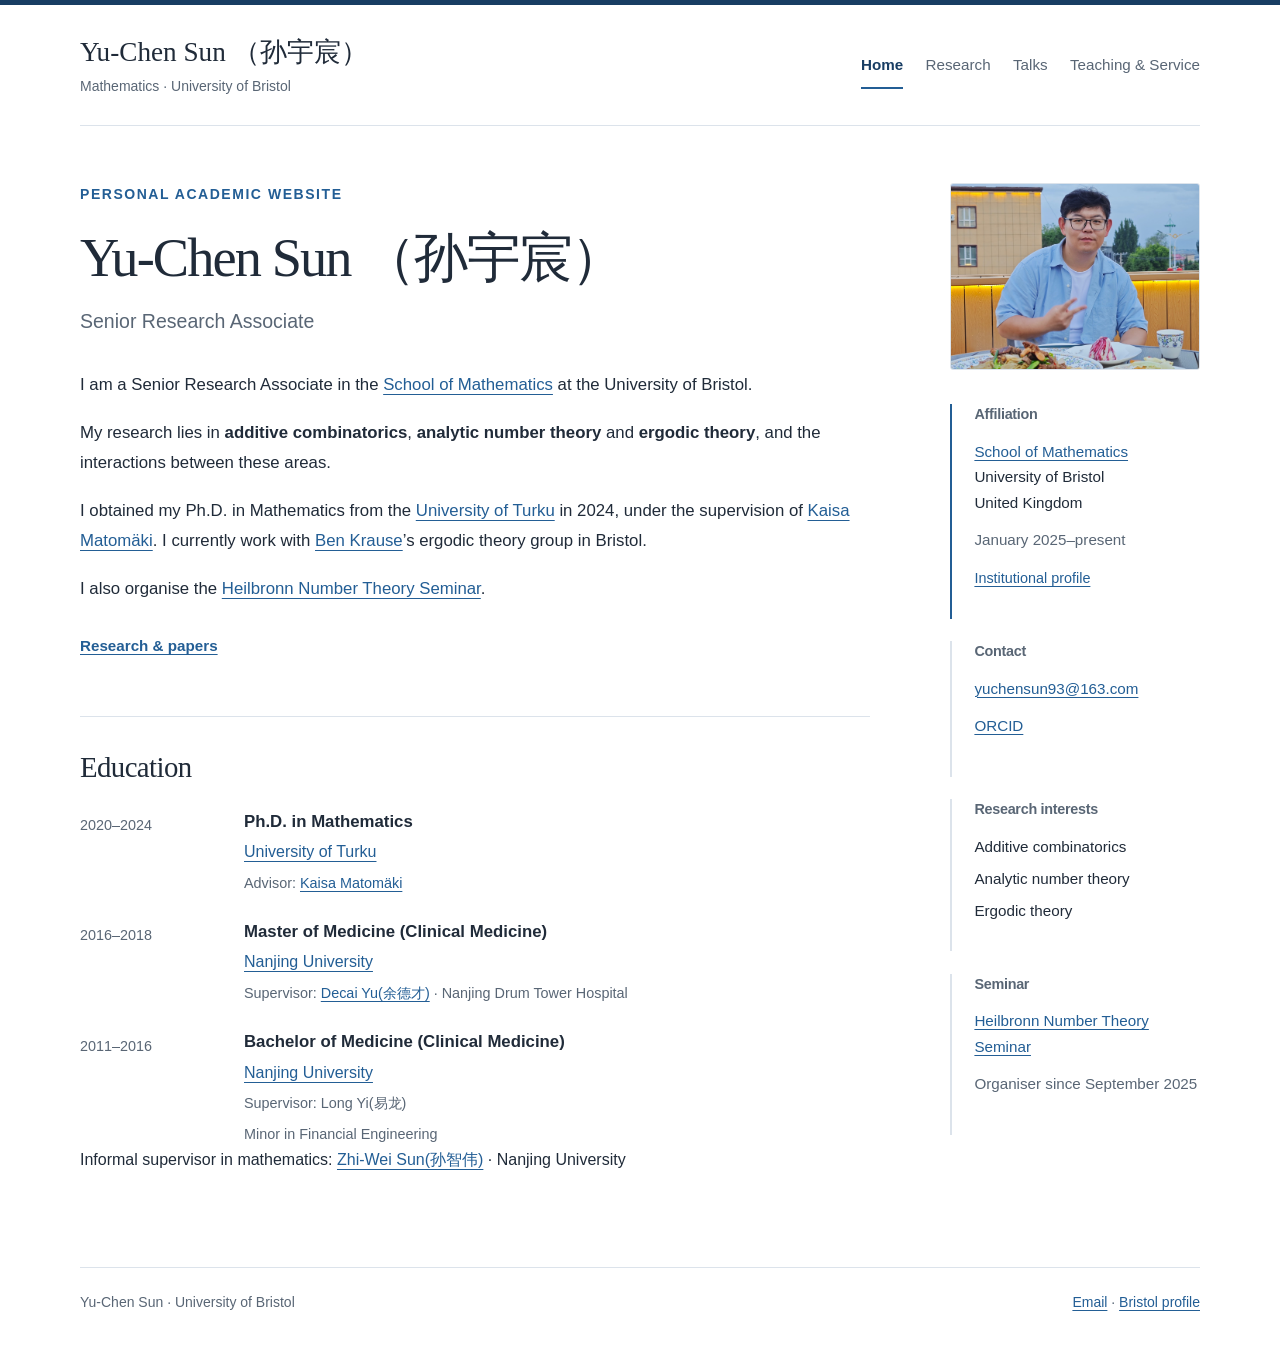
<file: index.html>
<!doctype html>
<html lang="en">
<head>
  <meta charset="utf-8">
  <meta name="viewport" content="width=device-width, initial-scale=1">
  <meta name="description" content="Yu-Chen Sun is a Senior Research Associate at the University of Bristol, working in additive combinatorics, analytic number theory and ergodic theory.">
  <meta name="theme-color" content="#183d63">
  <meta property="og:title" content="Yu-Chen Sun | Mathematics">
  <meta property="og:description" content="Yu-Chen Sun is a Senior Research Associate at the University of Bristol, working in additive combinatorics, analytic number theory and ergodic theory.">
  <meta property="og:type" content="website">
  <title>Yu-Chen Sun | Mathematics</title>
  <link rel="canonical" href="https://yucsun93.github.io/">
  <link rel="icon" type="image/svg+xml" href="favicon.svg">
  <link rel="stylesheet" href="style.css?v=5864c9fa979e">
  <script type="application/ld+json">{"@context": "https://schema.org", "@type": "Person", "name": "Yu-Chen Sun", "alternateName": "孙宇宸", "url": "https://yucsun93.github.io/", "sameAs": ["https://orcid.org/0009-0004-5233-2071"]}</script>
</head>
<body>
  <a class="skip-link" href="#main">Skip to content</a>
  <header class="site-header wrap">
    <a class="wordmark" href="index.html">Yu-Chen Sun <span class="chinese-name" lang="zh">（孙宇宸）</span><span class="wordmark-subtitle">Mathematics · University of Bristol</span></a>
    <nav aria-label="Main navigation"><a href="index.html" aria-current="page">Home</a><a href="research.html">Research</a><a href="talks.html">Talks</a><a href="teaching.html">Teaching &amp; Service</a></nav>
  </header>
  <main id="main" class="wrap" tabindex="-1">
    <div class="home-layout">
      <figure class="profile-photo"><img src="portrait.jpg" alt="Yu-Chen Sun（孙宇宸）" width="1280" height="958" decoding="async"></figure>
      <div class="home-main">
        <section class="intro" aria-labelledby="about-title">
          <p class="eyebrow">Personal academic website</p>
          <h1 id="about-title">Yu-Chen Sun <span class="chinese-name" lang="zh">（孙宇宸）</span></h1>
          <p class="role">Senior Research Associate</p>
          <p>I am a Senior Research Associate in the <a href="https://www.bristol.ac.uk/maths/">School of Mathematics</a> at the University of Bristol.</p>
          <p>My research lies in <strong>additive combinatorics</strong>, <strong>analytic number theory</strong> and <strong>ergodic theory</strong>, and the interactions between these areas.</p>
          <p>I obtained my Ph.D. in Mathematics from the <a href="https://www.utu.fi/en">University of Turku</a> in 2024, under the supervision of <a href="https://users.utu.fi/ksmato/">Kaisa Matomäki</a>. I currently work with <a href="https://www.bristol.ac.uk/people/person/Ben-Krause-529bc1e7-bfac-432d-984e-10097df1178e/">Ben Krause</a>’s ergodic theory group in Bristol.</p>
          <p>I also organise the <a href="https://www.bristolmathsresearch.org/events/heilbronn-number-theory/">Heilbronn Number Theory Seminar</a>.</p>
          <div class="text-links"><a href="research.html">Research & papers</a></div>
        </section>
        <section class="section-block" aria-labelledby="education-title">
          <h2 id="education-title">Education</h2><div class="timeline">
      <div class="timeline-item"><p class="date">2020–2024</p><div><h3>Ph.D. in Mathematics</h3><p><a href="https://www.utu.fi/en">University of Turku</a></p><p class="detail">Advisor: <a href="https://users.utu.fi/ksmato/">Kaisa Matomäki</a></p></div></div>
      <div class="timeline-item"><p class="date">2016–2018</p><div><h3>Master of Medicine (Clinical Medicine)</h3><p><a href="https://www.nju.edu.cn/en/">Nanjing University</a></p><p class="detail">Supervisor: <a href="https://med.nju.edu.cn/84/3e/c10884a230462/page.htm">Decai Yu(余德才)</a> · Nanjing Drum Tower Hospital</p></div></div>
      <div class="timeline-item"><p class="date">2011–2016</p><div><h3>Bachelor of Medicine (Clinical Medicine)</h3><p><a href="https://www.nju.edu.cn/en/">Nanjing University</a></p><p class="detail">Supervisor: Long Yi(易龙)</p><p class="detail">Minor in Financial Engineering</p></div></div>
    </div><p>Informal supervisor in mathematics: <a href="https://math.nju.edu.cn/en/People/Faculty/20200429/i74225.html">Zhi-Wei Sun(孙智伟)</a> · Nanjing University</p>
        </section>
      </div>
      <aside class="home-aside" aria-label="Affiliation and contact">
        <section class="aside-section">
          <h2>Affiliation</h2>
          <p><a href="https://www.bristol.ac.uk/maths/">School of Mathematics</a><br>University of Bristol<br>United Kingdom</p>
          <p class="detail">January 2025–present</p>
          <a href="https://www.bristolmathsresearch.org/staff-profile/dr-yu-chen-sun/">Institutional profile</a>
        </section>
        <section class="aside-section">
          <h2>Contact</h2>
          <p><a href="mailto:yuchensun93@163.com">yuchensun93@163.com</a></p>
          <p><a href="https://orcid.org/0009-0004-5233-2071">ORCID</a></p>
        </section>
        <section class="aside-section">
          <h2>Research interests</h2>
          <ul class="interest-list"><li>Additive combinatorics</li><li>Analytic number theory</li><li>Ergodic theory</li></ul>
        </section>
        <section class="aside-section">
          <h2>Seminar</h2>
          <p><a href="https://www.bristolmathsresearch.org/events/heilbronn-number-theory/">Heilbronn Number Theory Seminar</a></p>
          <p class="detail">Organiser since September 2025</p>
        </section>
      </aside>
    </div></main>
  <footer class="site-footer wrap">
    <span>Yu-Chen Sun · University of Bristol</span>
    <span><a href="mailto:yuchensun93@163.com">Email</a> · <a href="https://www.bristolmathsresearch.org/staff-profile/dr-yu-chen-sun/">Bristol profile</a></span>
  </footer>
</body>
</html>
</file>
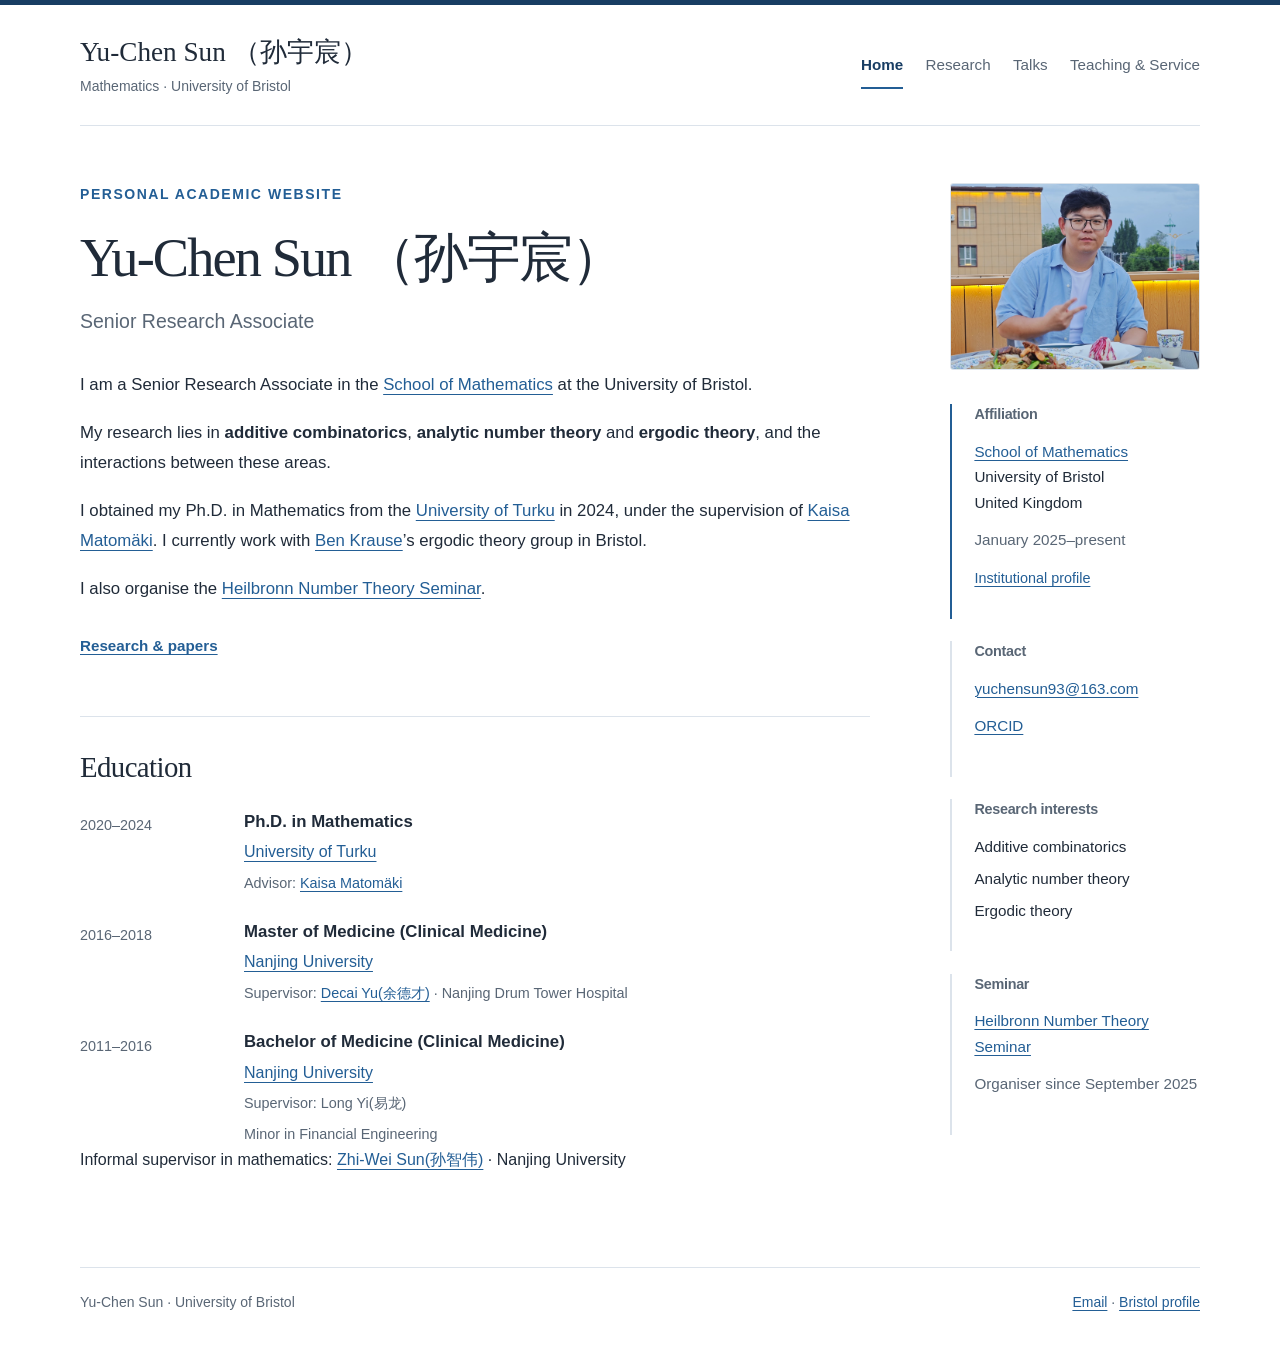
<file: cv.html>
<!doctype html>
<html lang="en"><head><meta charset="utf-8"><meta name="viewport" content="width=device-width, initial-scale=1"><meta name="robots" content="noindex"><meta http-equiv="refresh" content="0; url=index.html"><link rel="canonical" href="https://yucsun93.github.io/"><title>Yu-Chen Sun | Mathematics</title></head><body><p><a href="index.html">Continue to Yu-Chen Sun’s homepage.</a></p></body></html>
</file>
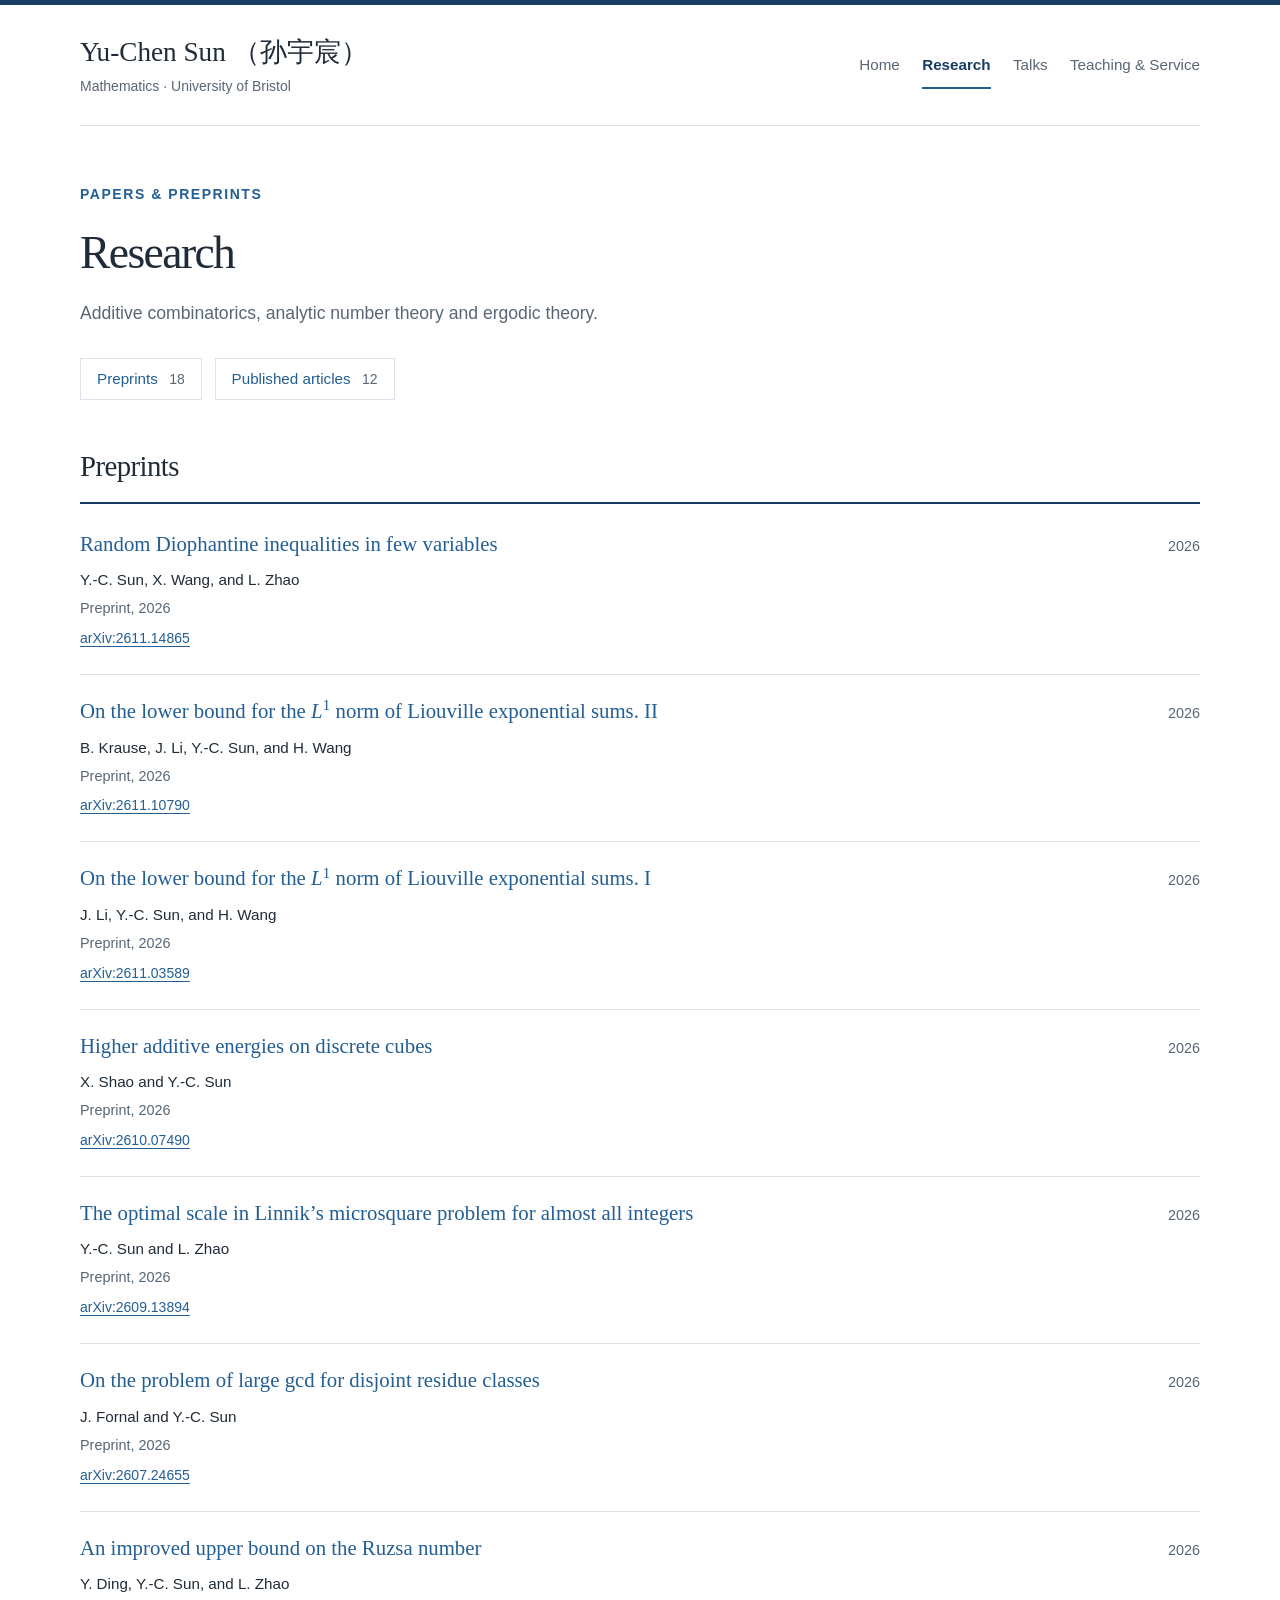
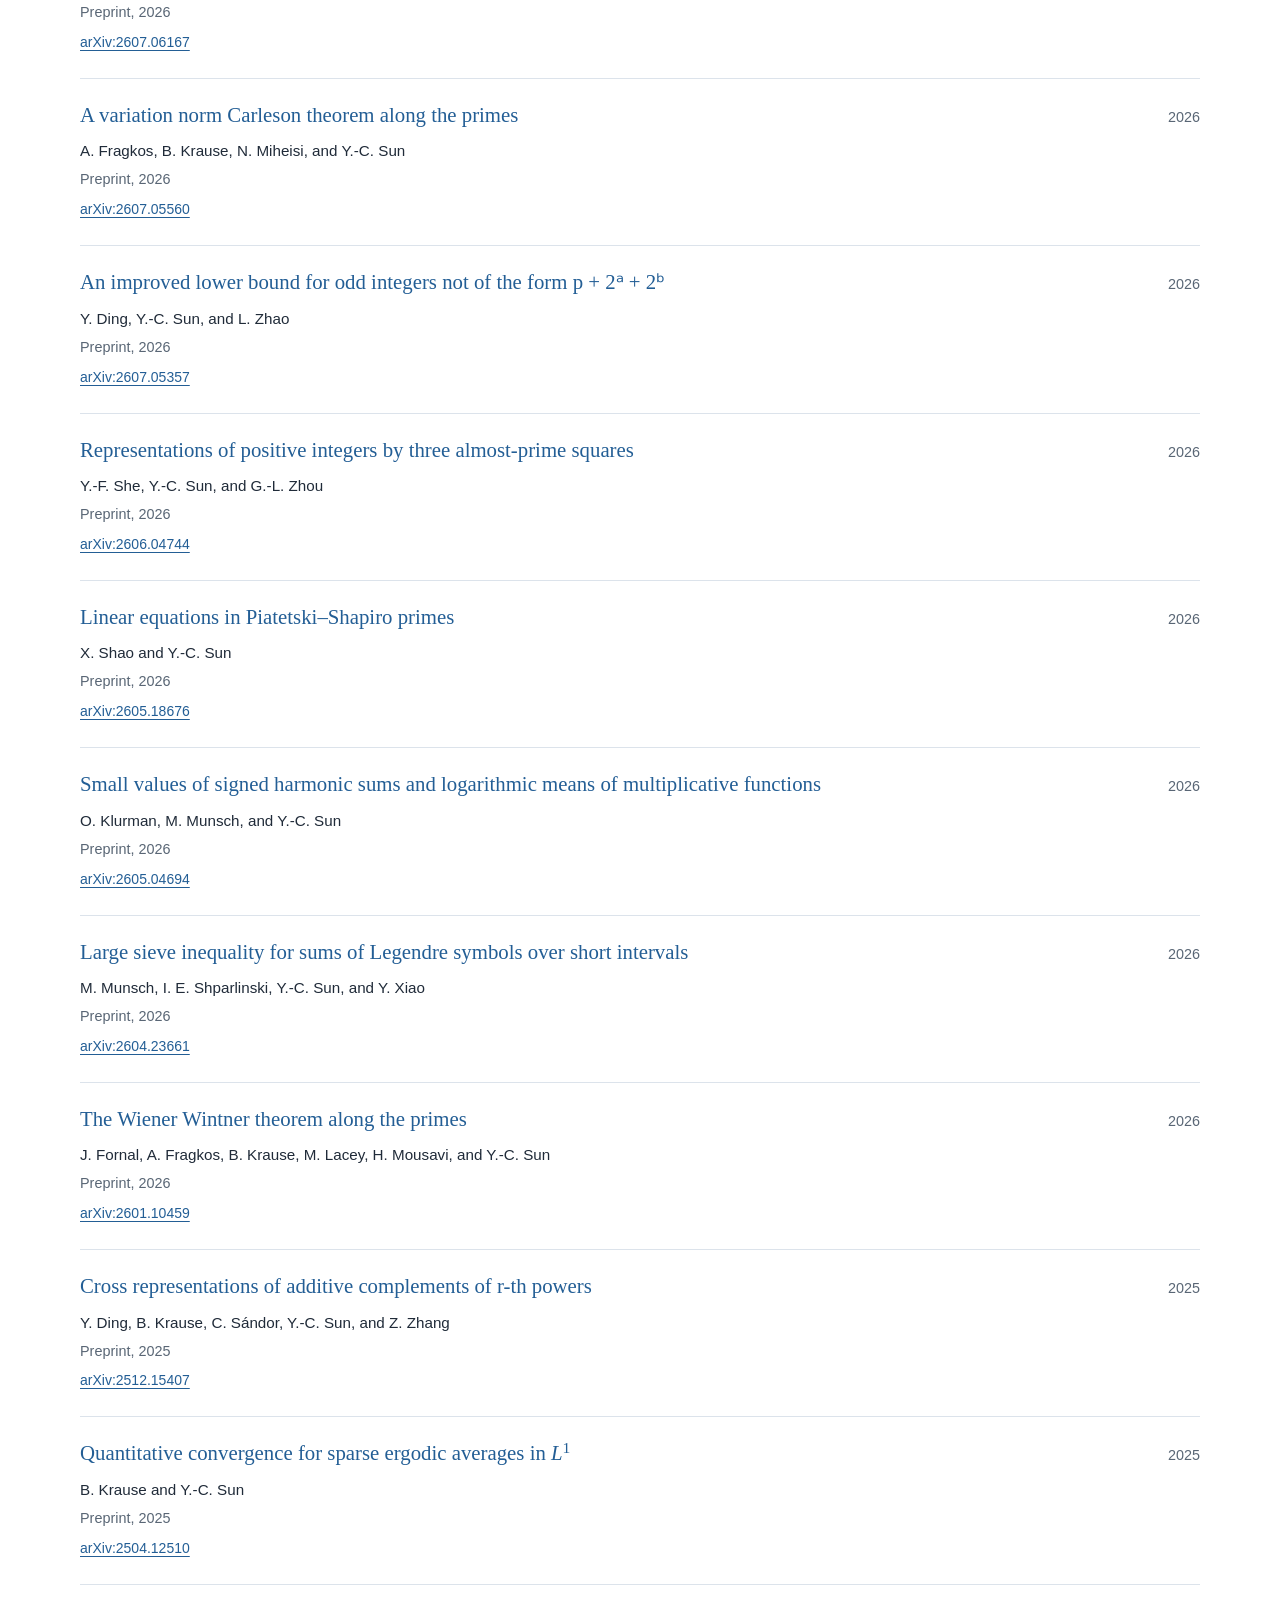
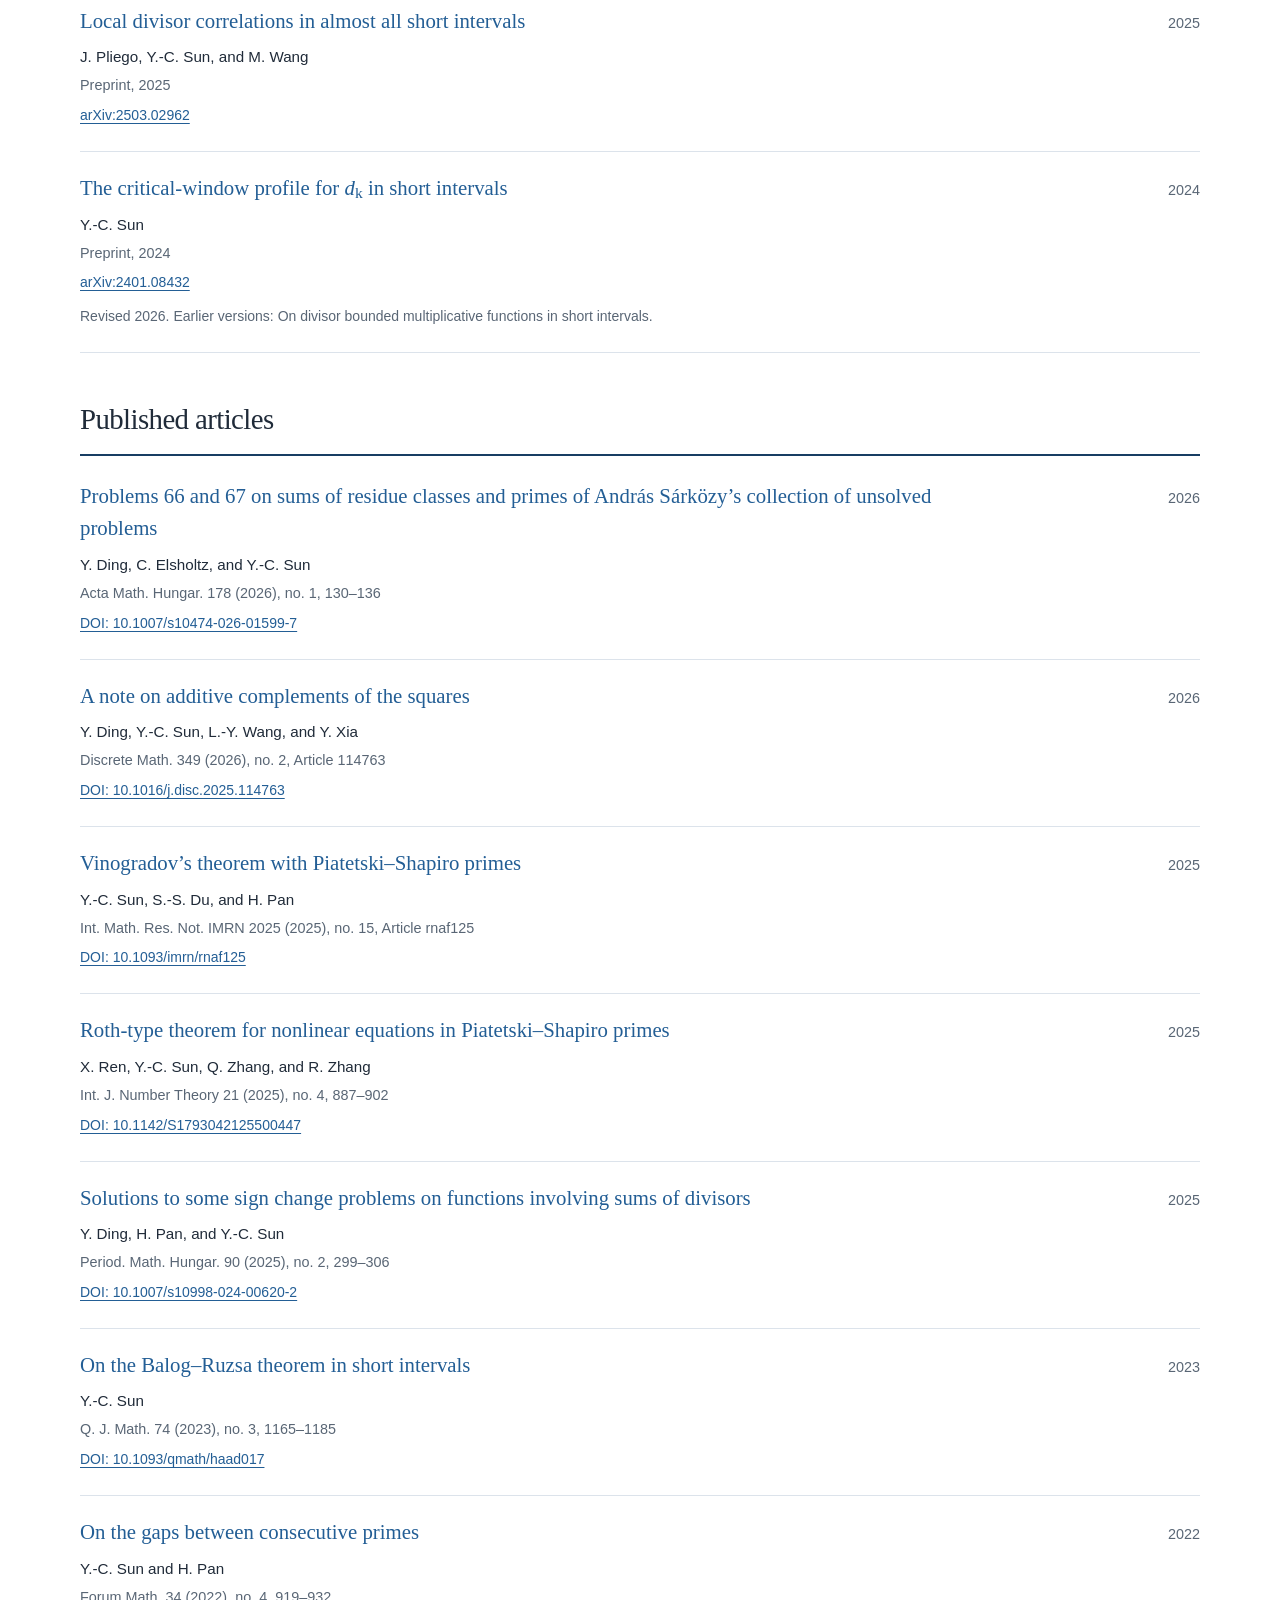
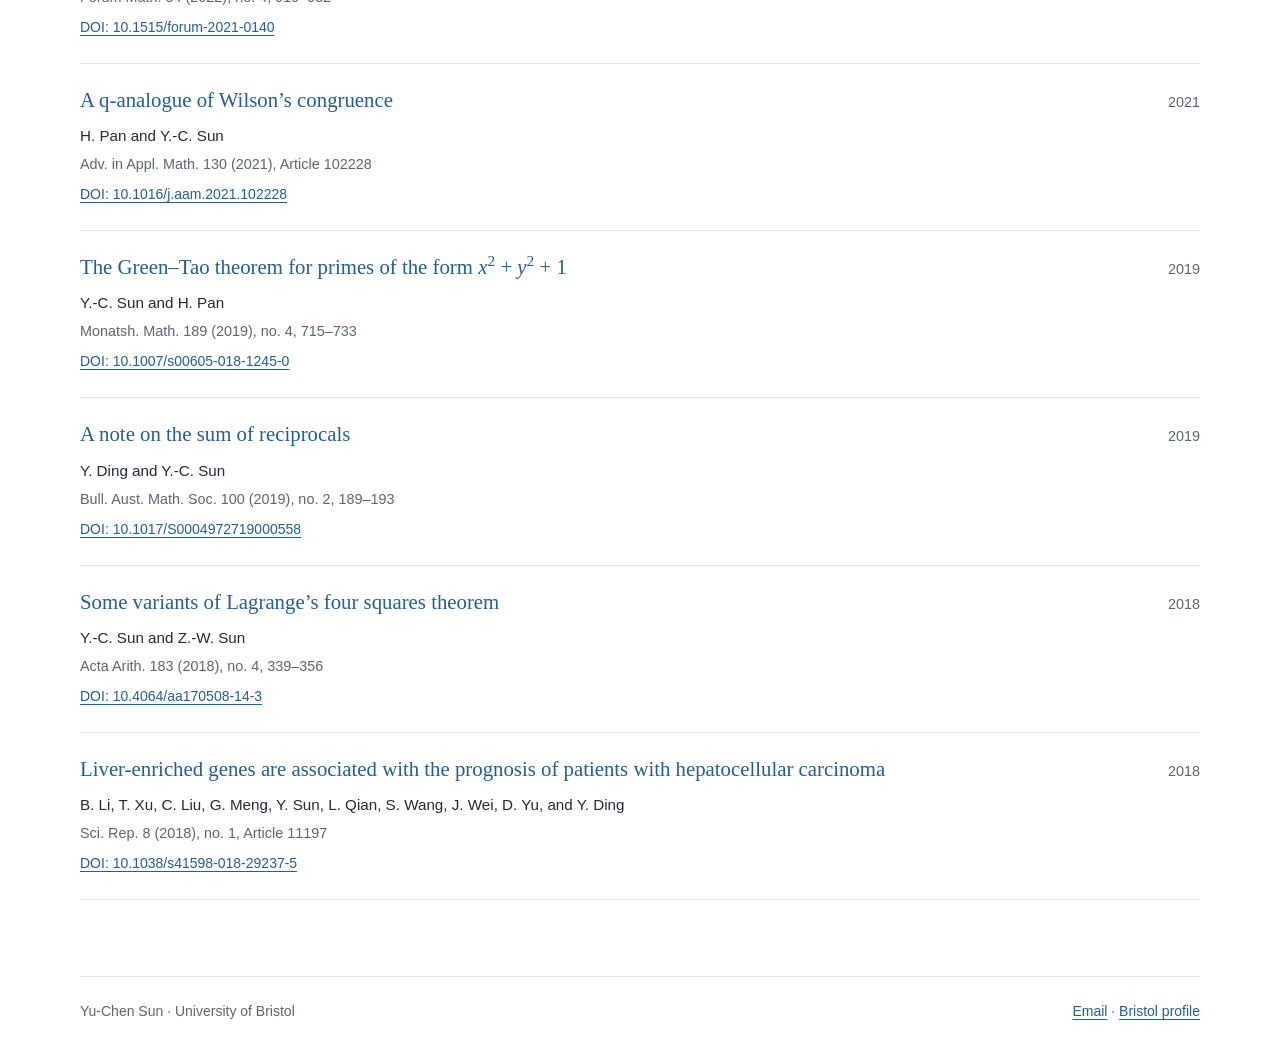
<file: research.html>
<!doctype html>
<html lang="en">
<head>
  <meta charset="utf-8">
  <meta name="viewport" content="width=device-width, initial-scale=1">
  <meta name="description" content="Published articles and preprints by Yu-Chen Sun, with journal DOI and arXiv links.">
  <meta name="theme-color" content="#183d63">
  <meta property="og:title" content="Research | Yu-Chen Sun">
  <meta property="og:description" content="Published articles and preprints by Yu-Chen Sun, with journal DOI and arXiv links.">
  <meta property="og:type" content="website">
  <title>Research | Yu-Chen Sun</title>
  <link rel="canonical" href="https://yucsun93.github.io/research.html">
  <link rel="icon" type="image/svg+xml" href="favicon.svg">
  <link rel="stylesheet" href="style.css?v=5864c9fa979e">
  
</head>
<body>
  <a class="skip-link" href="#main">Skip to content</a>
  <header class="site-header wrap">
    <a class="wordmark" href="index.html">Yu-Chen Sun <span class="chinese-name" lang="zh">（孙宇宸）</span><span class="wordmark-subtitle">Mathematics · University of Bristol</span></a>
    <nav aria-label="Main navigation"><a href="index.html">Home</a><a href="research.html" aria-current="page">Research</a><a href="talks.html">Talks</a><a href="teaching.html">Teaching &amp; Service</a></nav>
  </header>
  <main id="main" class="wrap" tabindex="-1"><div class="page-heading"><p class="eyebrow">Papers & preprints</p><h1>Research</h1><p class="lead">Additive combinatorics, analytic number theory and ergodic theory.</p><nav class="section-nav" aria-label="Research sections"><a href="#preprints">Preprints <span>18</span></a><a href="#publications">Published articles <span>12</span></a></nav></div><section id="preprints" class="research-section"><h2>Preprints</h2><ol class="paper-list" role="list"><li class="paper" id="paper-30">
          <div class="paper-top"><h3><a href="https://arxiv.org/abs/2611.14865">Random Diophantine inequalities in few variables</a></h3><span class="paper-year">2026</span></div>
          <p class="paper-authors">Y.-C. Sun, X. Wang, and L. Zhao</p>
          <p class="paper-citation">Preprint, 2026</p>
          <p class="paper-source"><a href="https://arxiv.org/abs/2611.14865">arXiv:2611.14865</a></p>
        </li><li class="paper" id="paper-29">
          <div class="paper-top"><h3><a href="https://arxiv.org/abs/2611.10790">On the lower bound for the <i>L</i><sup>1</sup> norm of Liouville exponential sums. II</a></h3><span class="paper-year">2026</span></div>
          <p class="paper-authors">B. Krause, J. Li, Y.-C. Sun, and H. Wang</p>
          <p class="paper-citation">Preprint, 2026</p>
          <p class="paper-source"><a href="https://arxiv.org/abs/2611.10790">arXiv:2611.10790</a></p>
        </li><li class="paper" id="paper-28">
          <div class="paper-top"><h3><a href="https://arxiv.org/abs/2611.03589">On the lower bound for the <i>L</i><sup>1</sup> norm of Liouville exponential sums. I</a></h3><span class="paper-year">2026</span></div>
          <p class="paper-authors">J. Li, Y.-C. Sun, and H. Wang</p>
          <p class="paper-citation">Preprint, 2026</p>
          <p class="paper-source"><a href="https://arxiv.org/abs/2611.03589">arXiv:2611.03589</a></p>
        </li><li class="paper" id="paper-27">
          <div class="paper-top"><h3><a href="https://arxiv.org/abs/2610.07490">Higher additive energies on discrete cubes</a></h3><span class="paper-year">2026</span></div>
          <p class="paper-authors">X. Shao and Y.-C. Sun</p>
          <p class="paper-citation">Preprint, 2026</p>
          <p class="paper-source"><a href="https://arxiv.org/abs/2610.07490">arXiv:2610.07490</a></p>
        </li><li class="paper" id="paper-13">
          <div class="paper-top"><h3><a href="https://arxiv.org/abs/2609.13894">The optimal scale in Linnik’s microsquare problem for almost all integers</a></h3><span class="paper-year">2026</span></div>
          <p class="paper-authors">Y.-C. Sun and L. Zhao</p>
          <p class="paper-citation">Preprint, 2026</p>
          <p class="paper-source"><a href="https://arxiv.org/abs/2609.13894">arXiv:2609.13894</a></p>
        </li><li class="paper" id="paper-14">
          <div class="paper-top"><h3><a href="https://arxiv.org/abs/2607.24655">On the problem of large gcd for disjoint residue classes</a></h3><span class="paper-year">2026</span></div>
          <p class="paper-authors">J. Fornal and Y.-C. Sun</p>
          <p class="paper-citation">Preprint, 2026</p>
          <p class="paper-source"><a href="https://arxiv.org/abs/2607.24655">arXiv:2607.24655</a></p>
        </li><li class="paper" id="paper-15">
          <div class="paper-top"><h3><a href="https://arxiv.org/abs/2607.06167">An improved upper bound on the Ruzsa number</a></h3><span class="paper-year">2026</span></div>
          <p class="paper-authors">Y. Ding, Y.-C. Sun, and L. Zhao</p>
          <p class="paper-citation">Preprint, 2026</p>
          <p class="paper-source"><a href="https://arxiv.org/abs/2607.06167">arXiv:2607.06167</a></p>
        </li><li class="paper" id="paper-16">
          <div class="paper-top"><h3><a href="https://arxiv.org/abs/2607.05560">A variation norm Carleson theorem along the primes</a></h3><span class="paper-year">2026</span></div>
          <p class="paper-authors">A. Fragkos, B. Krause, N. Miheisi, and Y.-C. Sun</p>
          <p class="paper-citation">Preprint, 2026</p>
          <p class="paper-source"><a href="https://arxiv.org/abs/2607.05560">arXiv:2607.05560</a></p>
        </li><li class="paper" id="paper-17">
          <div class="paper-top"><h3><a href="https://arxiv.org/abs/2607.05357">An improved lower bound for odd integers not of the form p + 2ᵃ + 2ᵇ</a></h3><span class="paper-year">2026</span></div>
          <p class="paper-authors">Y. Ding, Y.-C. Sun, and L. Zhao</p>
          <p class="paper-citation">Preprint, 2026</p>
          <p class="paper-source"><a href="https://arxiv.org/abs/2607.05357">arXiv:2607.05357</a></p>
        </li><li class="paper" id="paper-18">
          <div class="paper-top"><h3><a href="https://arxiv.org/abs/2606.04744">Representations of positive integers by three almost-prime squares</a></h3><span class="paper-year">2026</span></div>
          <p class="paper-authors">Y.-F. She, Y.-C. Sun, and G.-L. Zhou</p>
          <p class="paper-citation">Preprint, 2026</p>
          <p class="paper-source"><a href="https://arxiv.org/abs/2606.04744">arXiv:2606.04744</a></p>
        </li><li class="paper" id="paper-19">
          <div class="paper-top"><h3><a href="https://arxiv.org/abs/2605.18676">Linear equations in Piatetski–Shapiro primes</a></h3><span class="paper-year">2026</span></div>
          <p class="paper-authors">X. Shao and Y.-C. Sun</p>
          <p class="paper-citation">Preprint, 2026</p>
          <p class="paper-source"><a href="https://arxiv.org/abs/2605.18676">arXiv:2605.18676</a></p>
        </li><li class="paper" id="paper-20">
          <div class="paper-top"><h3><a href="https://arxiv.org/abs/2605.04694">Small values of signed harmonic sums and logarithmic means of multiplicative functions</a></h3><span class="paper-year">2026</span></div>
          <p class="paper-authors">O. Klurman, M. Munsch, and Y.-C. Sun</p>
          <p class="paper-citation">Preprint, 2026</p>
          <p class="paper-source"><a href="https://arxiv.org/abs/2605.04694">arXiv:2605.04694</a></p>
        </li><li class="paper" id="paper-21">
          <div class="paper-top"><h3><a href="https://arxiv.org/abs/2604.23661">Large sieve inequality for sums of Legendre symbols over short intervals</a></h3><span class="paper-year">2026</span></div>
          <p class="paper-authors">M. Munsch, I. E. Shparlinski, Y.-C. Sun, and Y. Xiao</p>
          <p class="paper-citation">Preprint, 2026</p>
          <p class="paper-source"><a href="https://arxiv.org/abs/2604.23661">arXiv:2604.23661</a></p>
        </li><li class="paper" id="paper-22">
          <div class="paper-top"><h3><a href="https://arxiv.org/abs/2601.10459">The Wiener Wintner theorem along the primes</a></h3><span class="paper-year">2026</span></div>
          <p class="paper-authors">J. Fornal, A. Fragkos, B. Krause, M. Lacey, H. Mousavi, and Y.-C. Sun</p>
          <p class="paper-citation">Preprint, 2026</p>
          <p class="paper-source"><a href="https://arxiv.org/abs/2601.10459">arXiv:2601.10459</a></p>
        </li><li class="paper" id="paper-23">
          <div class="paper-top"><h3><a href="https://arxiv.org/abs/2512.15407">Cross representations of additive complements of r-th powers</a></h3><span class="paper-year">2025</span></div>
          <p class="paper-authors">Y. Ding, B. Krause, C. Sándor, Y.-C. Sun, and Z. Zhang</p>
          <p class="paper-citation">Preprint, 2025</p>
          <p class="paper-source"><a href="https://arxiv.org/abs/2512.15407">arXiv:2512.15407</a></p>
        </li><li class="paper" id="paper-24">
          <div class="paper-top"><h3><a href="https://arxiv.org/abs/2504.12510">Quantitative convergence for sparse ergodic averages in <i>L</i><sup>1</sup></a></h3><span class="paper-year">2025</span></div>
          <p class="paper-authors">B. Krause and Y.-C. Sun</p>
          <p class="paper-citation">Preprint, 2025</p>
          <p class="paper-source"><a href="https://arxiv.org/abs/2504.12510">arXiv:2504.12510</a></p>
        </li><li class="paper" id="paper-25">
          <div class="paper-top"><h3><a href="https://arxiv.org/abs/2503.02962">Local divisor correlations in almost all short intervals</a></h3><span class="paper-year">2025</span></div>
          <p class="paper-authors">J. Pliego, Y.-C. Sun, and M. Wang</p>
          <p class="paper-citation">Preprint, 2025</p>
          <p class="paper-source"><a href="https://arxiv.org/abs/2503.02962">arXiv:2503.02962</a></p>
        </li><li class="paper" id="paper-26">
          <div class="paper-top"><h3><a href="https://arxiv.org/abs/2401.08432">The critical-window profile for <i>d</i><sub>k</sub> in short intervals</a></h3><span class="paper-year">2024</span></div>
          <p class="paper-authors">Y.-C. Sun</p>
          <p class="paper-citation">Preprint, 2024</p>
          <p class="paper-source"><a href="https://arxiv.org/abs/2401.08432">arXiv:2401.08432</a></p><p class="paper-note">Revised 2026. Earlier versions: On divisor bounded multiplicative functions in short intervals.</p>
        </li></ol></section><section id="publications" class="research-section"><h2>Published articles</h2><ol class="paper-list" role="list"><li class="paper" id="paper-1">
          <div class="paper-top"><h3><a href="https://doi.org/10.1007/s10474-026-01599-7">Problems 66 and 67 on sums of residue classes and primes of András Sárközy’s collection of unsolved problems</a></h3><span class="paper-year">2026</span></div>
          <p class="paper-authors">Y. Ding, C. Elsholtz, and Y.-C. Sun</p>
          <p class="paper-citation">Acta Math. Hungar. 178 (2026), no. 1, 130–136</p>
          <p class="paper-source"><a href="https://doi.org/10.1007/s10474-026-01599-7">DOI: 10.1007/s10474-026-01599-7</a></p>
        </li><li class="paper" id="paper-2">
          <div class="paper-top"><h3><a href="https://doi.org/10.1016/j.disc.2025.114763">A note on additive complements of the squares</a></h3><span class="paper-year">2026</span></div>
          <p class="paper-authors">Y. Ding, Y.-C. Sun, L.-Y. Wang, and Y. Xia</p>
          <p class="paper-citation">Discrete Math. 349 (2026), no. 2, Article 114763</p>
          <p class="paper-source"><a href="https://doi.org/10.1016/j.disc.2025.114763">DOI: 10.1016/j.disc.2025.114763</a></p>
        </li><li class="paper" id="paper-3">
          <div class="paper-top"><h3><a href="https://doi.org/10.1093/imrn/rnaf125">Vinogradov’s theorem with Piatetski–Shapiro primes</a></h3><span class="paper-year">2025</span></div>
          <p class="paper-authors">Y.-C. Sun, S.-S. Du, and H. Pan</p>
          <p class="paper-citation">Int. Math. Res. Not. IMRN 2025 (2025), no. 15, Article rnaf125</p>
          <p class="paper-source"><a href="https://doi.org/10.1093/imrn/rnaf125">DOI: 10.1093/imrn/rnaf125</a></p>
        </li><li class="paper" id="paper-4">
          <div class="paper-top"><h3><a href="https://doi.org/10.1142/S1793042125500447">Roth-type theorem for nonlinear equations in Piatetski–Shapiro primes</a></h3><span class="paper-year">2025</span></div>
          <p class="paper-authors">X. Ren, Y.-C. Sun, Q. Zhang, and R. Zhang</p>
          <p class="paper-citation">Int. J. Number Theory 21 (2025), no. 4, 887–902</p>
          <p class="paper-source"><a href="https://doi.org/10.1142/S1793042125500447">DOI: 10.1142/S1793042125500447</a></p>
        </li><li class="paper" id="paper-5">
          <div class="paper-top"><h3><a href="https://doi.org/10.1007/s10998-024-00620-2">Solutions to some sign change problems on functions involving sums of divisors</a></h3><span class="paper-year">2025</span></div>
          <p class="paper-authors">Y. Ding, H. Pan, and Y.-C. Sun</p>
          <p class="paper-citation">Period. Math. Hungar. 90 (2025), no. 2, 299–306</p>
          <p class="paper-source"><a href="https://doi.org/10.1007/s10998-024-00620-2">DOI: 10.1007/s10998-024-00620-2</a></p>
        </li><li class="paper" id="paper-6">
          <div class="paper-top"><h3><a href="https://doi.org/10.1093/qmath/haad017">On the Balog–Ruzsa theorem in short intervals</a></h3><span class="paper-year">2023</span></div>
          <p class="paper-authors">Y.-C. Sun</p>
          <p class="paper-citation">Q. J. Math. 74 (2023), no. 3, 1165–1185</p>
          <p class="paper-source"><a href="https://doi.org/10.1093/qmath/haad017">DOI: 10.1093/qmath/haad017</a></p>
        </li><li class="paper" id="paper-7">
          <div class="paper-top"><h3><a href="https://doi.org/10.1515/forum-2021-0140">On the gaps between consecutive primes</a></h3><span class="paper-year">2022</span></div>
          <p class="paper-authors">Y.-C. Sun and H. Pan</p>
          <p class="paper-citation">Forum Math. 34 (2022), no. 4, 919–932</p>
          <p class="paper-source"><a href="https://doi.org/10.1515/forum-2021-0140">DOI: 10.1515/forum-2021-0140</a></p>
        </li><li class="paper" id="paper-8">
          <div class="paper-top"><h3><a href="https://doi.org/10.1016/j.aam.2021.102228">A q-analogue of Wilson’s congruence</a></h3><span class="paper-year">2021</span></div>
          <p class="paper-authors">H. Pan and Y.-C. Sun</p>
          <p class="paper-citation">Adv. in Appl. Math. 130 (2021), Article 102228</p>
          <p class="paper-source"><a href="https://doi.org/10.1016/j.aam.2021.102228">DOI: 10.1016/j.aam.2021.102228</a></p>
        </li><li class="paper" id="paper-9">
          <div class="paper-top"><h3><a href="https://doi.org/10.1007/s00605-018-1245-0">The Green–Tao theorem for primes of the form <i>x</i><sup>2</sup> + <i>y</i><sup>2</sup> + 1</a></h3><span class="paper-year">2019</span></div>
          <p class="paper-authors">Y.-C. Sun and H. Pan</p>
          <p class="paper-citation">Monatsh. Math. 189 (2019), no. 4, 715–733</p>
          <p class="paper-source"><a href="https://doi.org/10.1007/s00605-018-1245-0">DOI: 10.1007/s00605-018-1245-0</a></p>
        </li><li class="paper" id="paper-10">
          <div class="paper-top"><h3><a href="https://doi.org/10.1017/S0004972719000558">A note on the sum of reciprocals</a></h3><span class="paper-year">2019</span></div>
          <p class="paper-authors">Y. Ding and Y.-C. Sun</p>
          <p class="paper-citation">Bull. Aust. Math. Soc. 100 (2019), no. 2, 189–193</p>
          <p class="paper-source"><a href="https://doi.org/10.1017/S0004972719000558">DOI: 10.1017/S0004972719000558</a></p>
        </li><li class="paper" id="paper-11">
          <div class="paper-top"><h3><a href="https://doi.org/10.4064/aa170508-14-3">Some variants of Lagrange’s four squares theorem</a></h3><span class="paper-year">2018</span></div>
          <p class="paper-authors">Y.-C. Sun and Z.-W. Sun</p>
          <p class="paper-citation">Acta Arith. 183 (2018), no. 4, 339–356</p>
          <p class="paper-source"><a href="https://doi.org/10.4064/aa170508-14-3">DOI: 10.4064/aa170508-14-3</a></p>
        </li><li class="paper" id="paper-12">
          <div class="paper-top"><h3><a href="https://doi.org/10.1038/s41598-018-29237-5">Liver-enriched genes are associated with the prognosis of patients with hepatocellular carcinoma</a></h3><span class="paper-year">2018</span></div>
          <p class="paper-authors">B. Li, T. Xu, C. Liu, G. Meng, Y. Sun, L. Qian, S. Wang, J. Wei, D. Yu, and Y. Ding</p>
          <p class="paper-citation">Sci. Rep. 8 (2018), no. 1, Article 11197</p>
          <p class="paper-source"><a href="https://doi.org/10.1038/s41598-018-29237-5">DOI: 10.1038/s41598-018-29237-5</a></p>
        </li></ol></section></main>
  <footer class="site-footer wrap">
    <span>Yu-Chen Sun · University of Bristol</span>
    <span><a href="mailto:yuchensun93@163.com">Email</a> · <a href="https://www.bristolmathsresearch.org/staff-profile/dr-yu-chen-sun/">Bristol profile</a></span>
  </footer>
</body>
</html>
</file>
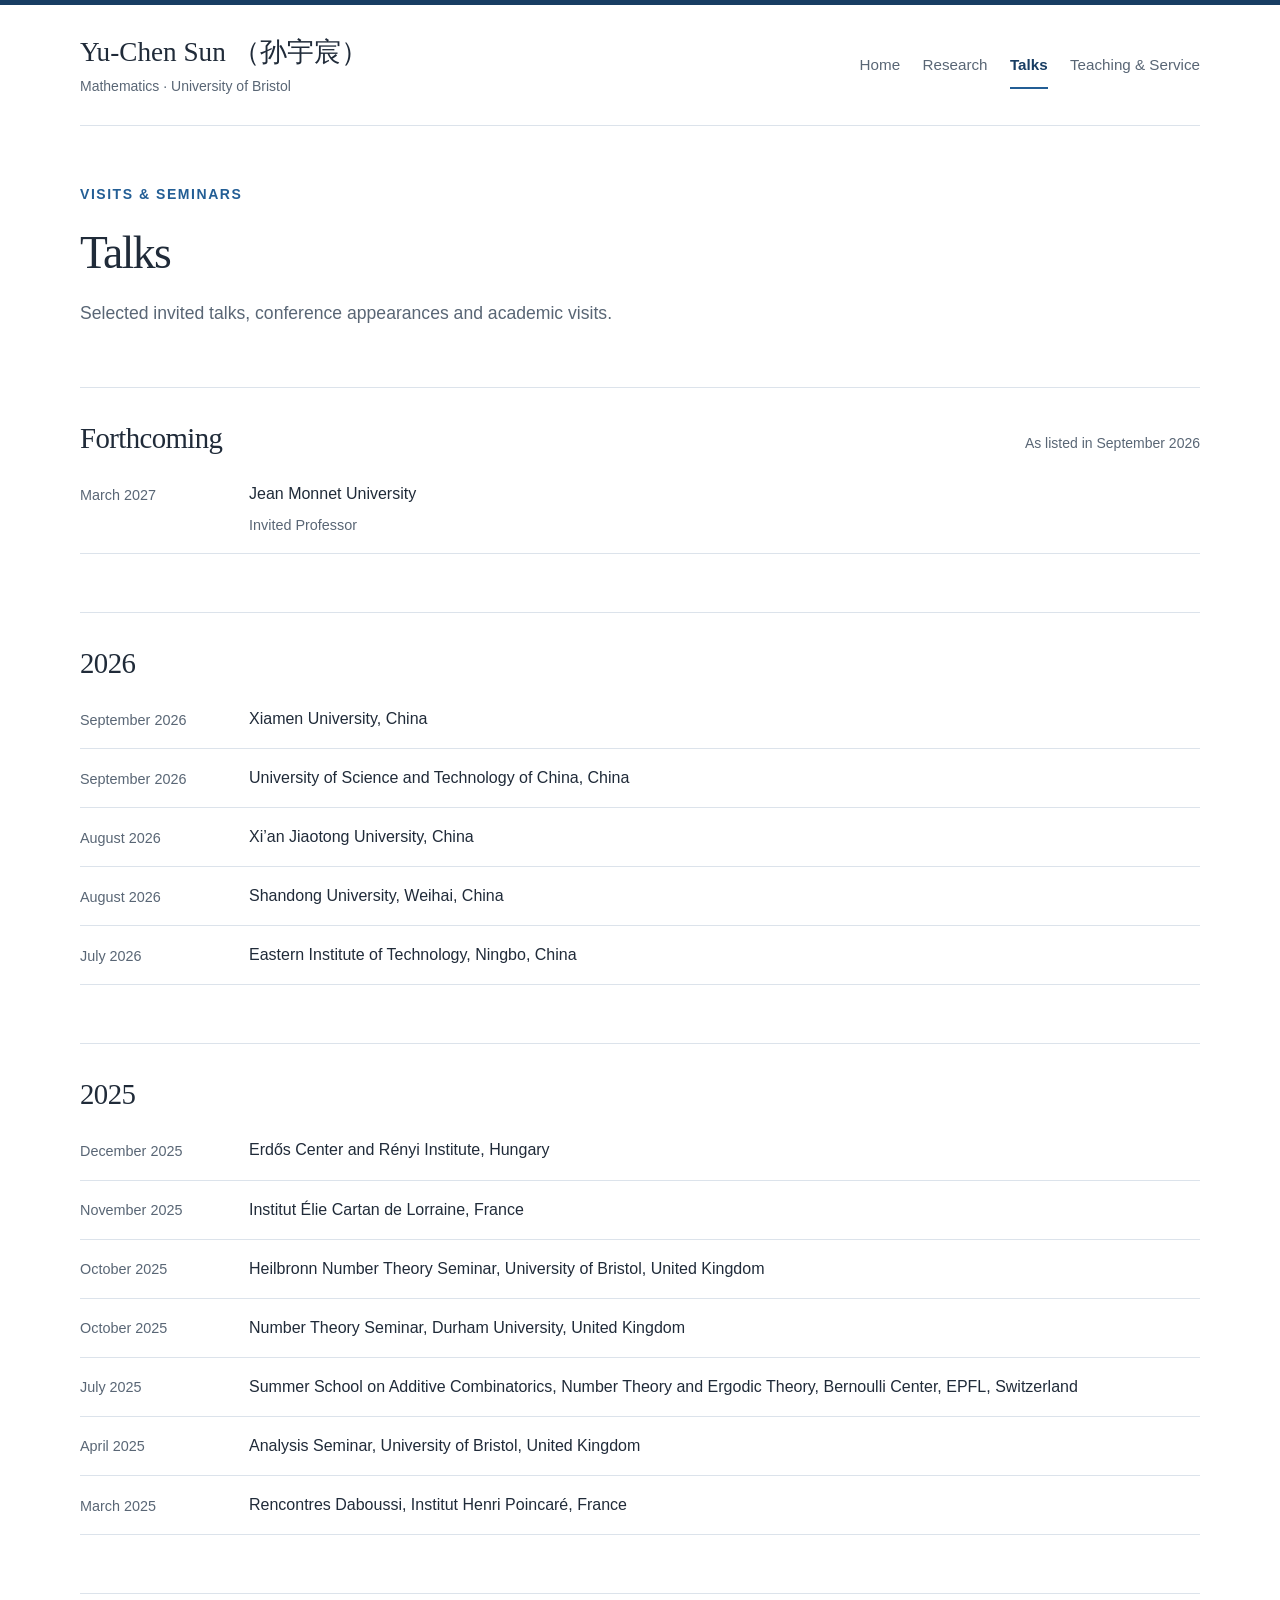
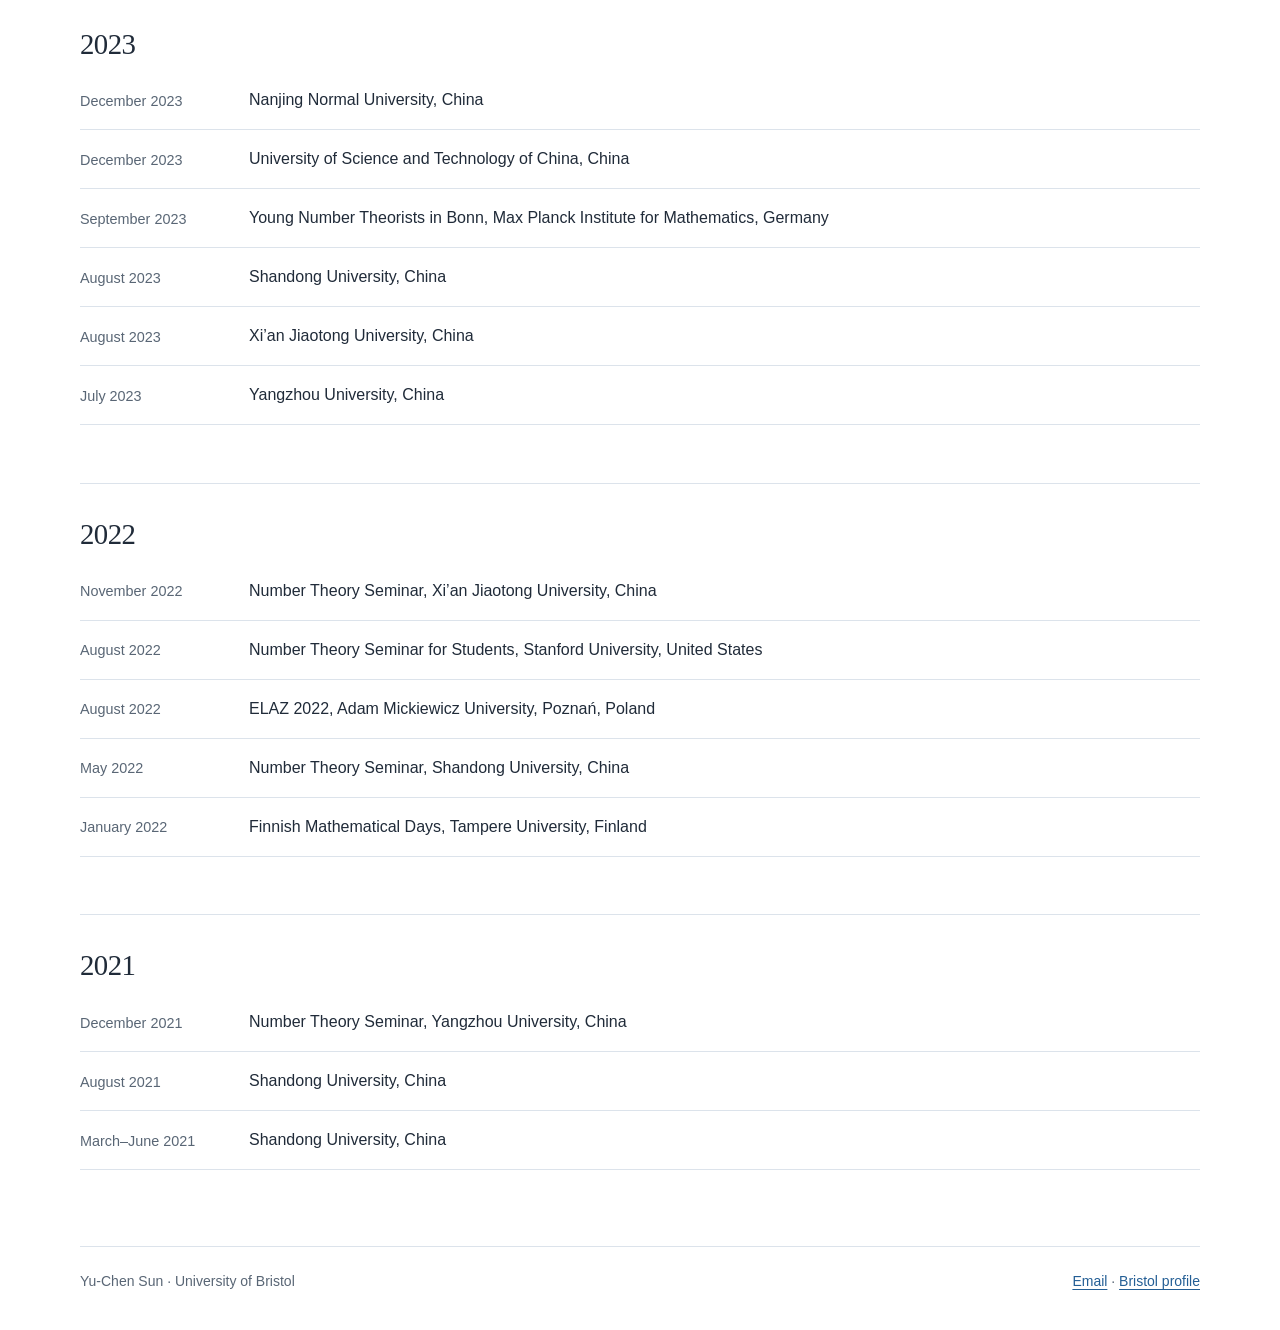
<file: talks.html>
<!doctype html>
<html lang="en">
<head>
  <meta charset="utf-8">
  <meta name="viewport" content="width=device-width, initial-scale=1">
  <meta name="description" content="Selected seminars, conference talks and academic visits by Yu-Chen Sun.">
  <meta name="theme-color" content="#183d63">
  <meta property="og:title" content="Talks | Yu-Chen Sun">
  <meta property="og:description" content="Selected seminars, conference talks and academic visits by Yu-Chen Sun.">
  <meta property="og:type" content="website">
  <title>Talks | Yu-Chen Sun</title>
  <link rel="canonical" href="https://yucsun93.github.io/talks.html">
  <link rel="icon" type="image/svg+xml" href="favicon.svg">
  <link rel="stylesheet" href="style.css?v=5864c9fa979e">
  
</head>
<body>
  <a class="skip-link" href="#main">Skip to content</a>
  <header class="site-header wrap">
    <a class="wordmark" href="index.html">Yu-Chen Sun <span class="chinese-name" lang="zh">（孙宇宸）</span><span class="wordmark-subtitle">Mathematics · University of Bristol</span></a>
    <nav aria-label="Main navigation"><a href="index.html">Home</a><a href="research.html">Research</a><a href="talks.html" aria-current="page">Talks</a><a href="teaching.html">Teaching &amp; Service</a></nav>
  </header>
  <main id="main" class="wrap" tabindex="-1"><div class="page-heading"><p class="eyebrow">Visits & seminars</p><h1>Talks</h1><p class="lead">Selected invited talks, conference appearances and academic visits.</p></div><section class="section-block"><div class="section-heading"><h2>Forthcoming</h2><span class="subtle-label">As listed in September 2026</span></div><ul class="talk-list" role="list"><li class="talk-row"><p class="date">March 2027</p><div><h3>Jean Monnet University</h3><p class="detail">Invited Professor</p></div></li></ul></section><section class="section-block"><h2>2026</h2><ul class="talk-list" role="list"><li class="talk-row"><p class="date">September 2026</p><div><h3>Xiamen University, China</h3></div></li><li class="talk-row"><p class="date">September 2026</p><div><h3>University of Science and Technology of China, China</h3></div></li><li class="talk-row"><p class="date">August 2026</p><div><h3>Xi’an Jiaotong University, China</h3></div></li><li class="talk-row"><p class="date">August 2026</p><div><h3>Shandong University, Weihai, China</h3></div></li><li class="talk-row"><p class="date">July 2026</p><div><h3>Eastern Institute of Technology, Ningbo, China</h3></div></li></ul></section><section class="section-block"><h2>2025</h2><ul class="talk-list" role="list"><li class="talk-row"><p class="date">December 2025</p><div><h3>Erdős Center and Rényi Institute, Hungary</h3></div></li><li class="talk-row"><p class="date">November 2025</p><div><h3>Institut Élie Cartan de Lorraine, France</h3></div></li><li class="talk-row"><p class="date">October 2025</p><div><h3>Heilbronn Number Theory Seminar, University of Bristol, United Kingdom</h3></div></li><li class="talk-row"><p class="date">October 2025</p><div><h3>Number Theory Seminar, Durham University, United Kingdom</h3></div></li><li class="talk-row"><p class="date">July 2025</p><div><h3>Summer School on Additive Combinatorics, Number Theory and Ergodic Theory, Bernoulli Center, EPFL, Switzerland</h3></div></li><li class="talk-row"><p class="date">April 2025</p><div><h3>Analysis Seminar, University of Bristol, United Kingdom</h3></div></li><li class="talk-row"><p class="date">March 2025</p><div><h3>Rencontres Daboussi, Institut Henri Poincaré, France</h3></div></li></ul></section><section class="section-block"><h2>2023</h2><ul class="talk-list" role="list"><li class="talk-row"><p class="date">December 2023</p><div><h3>Nanjing Normal University, China</h3></div></li><li class="talk-row"><p class="date">December 2023</p><div><h3>University of Science and Technology of China, China</h3></div></li><li class="talk-row"><p class="date">September 2023</p><div><h3>Young Number Theorists in Bonn, Max Planck Institute for Mathematics, Germany</h3></div></li><li class="talk-row"><p class="date">August 2023</p><div><h3>Shandong University, China</h3></div></li><li class="talk-row"><p class="date">August 2023</p><div><h3>Xi’an Jiaotong University, China</h3></div></li><li class="talk-row"><p class="date">July 2023</p><div><h3>Yangzhou University, China</h3></div></li></ul></section><section class="section-block"><h2>2022</h2><ul class="talk-list" role="list"><li class="talk-row"><p class="date">November 2022</p><div><h3>Number Theory Seminar, Xi’an Jiaotong University, China</h3></div></li><li class="talk-row"><p class="date">August 2022</p><div><h3>Number Theory Seminar for Students, Stanford University, United States</h3></div></li><li class="talk-row"><p class="date">August 2022</p><div><h3>ELAZ 2022, Adam Mickiewicz University, Poznań, Poland</h3></div></li><li class="talk-row"><p class="date">May 2022</p><div><h3>Number Theory Seminar, Shandong University, China</h3></div></li><li class="talk-row"><p class="date">January 2022</p><div><h3>Finnish Mathematical Days, Tampere University, Finland</h3></div></li></ul></section><section class="section-block"><h2>2021</h2><ul class="talk-list" role="list"><li class="talk-row"><p class="date">December 2021</p><div><h3>Number Theory Seminar, Yangzhou University, China</h3></div></li><li class="talk-row"><p class="date">August 2021</p><div><h3>Shandong University, China</h3></div></li><li class="talk-row"><p class="date">March–June 2021</p><div><h3>Shandong University, China</h3></div></li></ul></section></main>
  <footer class="site-footer wrap">
    <span>Yu-Chen Sun · University of Bristol</span>
    <span><a href="mailto:yuchensun93@163.com">Email</a> · <a href="https://www.bristolmathsresearch.org/staff-profile/dr-yu-chen-sun/">Bristol profile</a></span>
  </footer>
</body>
</html>
</file>
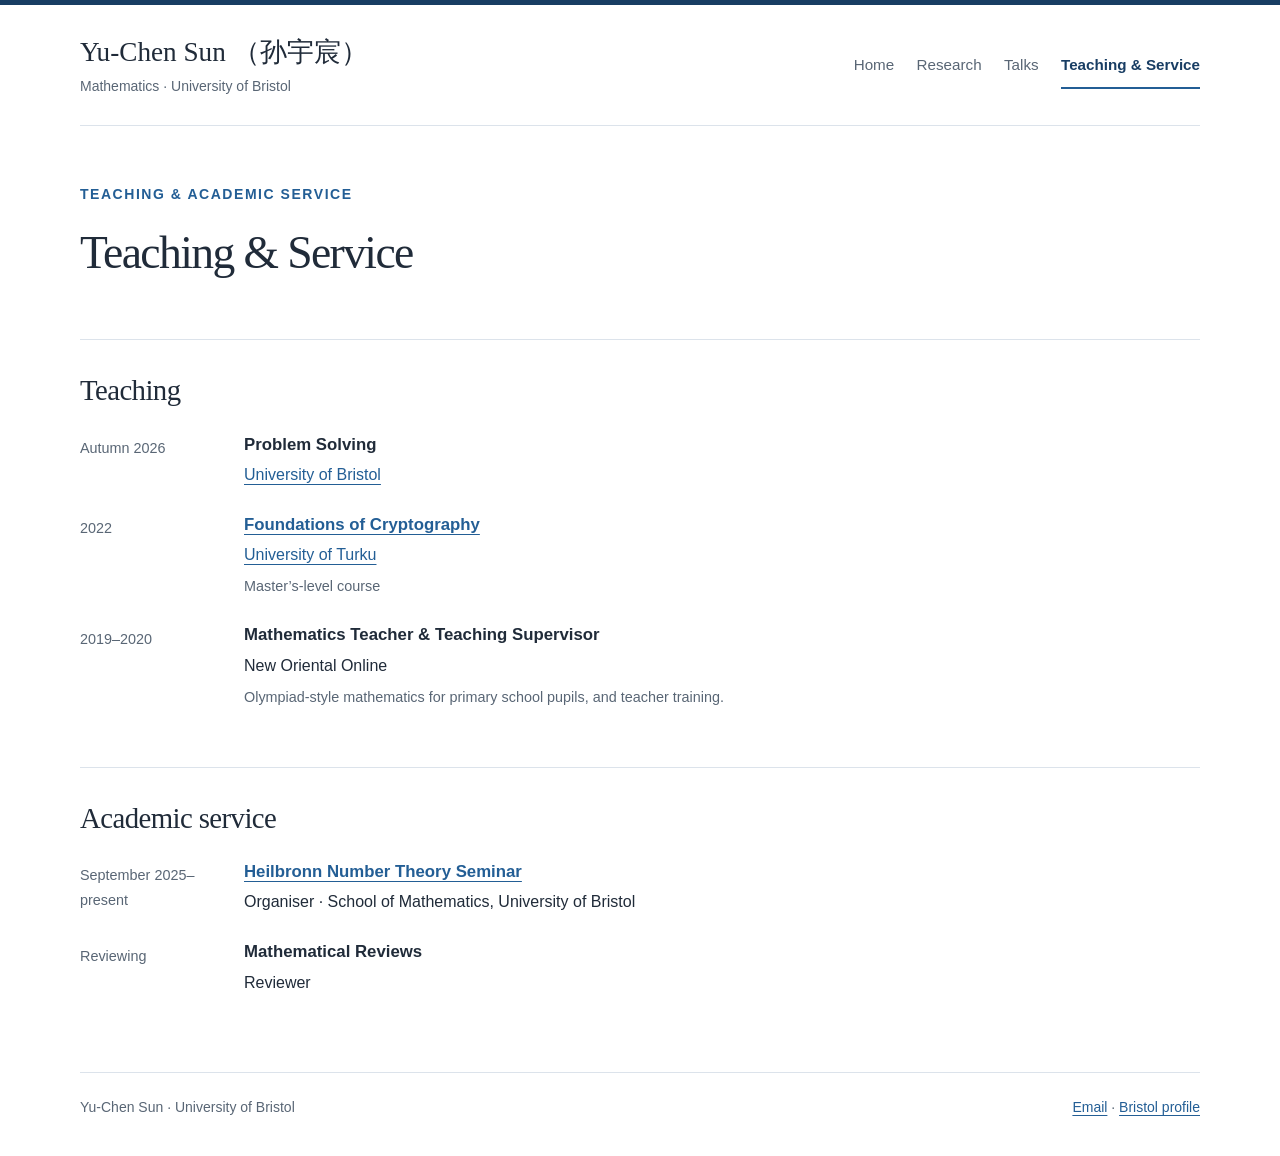
<file: teaching.html>
<!doctype html>
<html lang="en">
<head>
  <meta charset="utf-8">
  <meta name="viewport" content="width=device-width, initial-scale=1">
  <meta name="description" content="Teaching experience and academic service of Yu-Chen Sun, including the Heilbronn Number Theory Seminar.">
  <meta name="theme-color" content="#183d63">
  <meta property="og:title" content="Teaching &amp; Service | Yu-Chen Sun">
  <meta property="og:description" content="Teaching experience and academic service of Yu-Chen Sun, including the Heilbronn Number Theory Seminar.">
  <meta property="og:type" content="website">
  <title>Teaching &amp; Service | Yu-Chen Sun</title>
  <link rel="canonical" href="https://yucsun93.github.io/teaching.html">
  <link rel="icon" type="image/svg+xml" href="favicon.svg">
  <link rel="stylesheet" href="style.css?v=5864c9fa979e">
  
</head>
<body>
  <a class="skip-link" href="#main">Skip to content</a>
  <header class="site-header wrap">
    <a class="wordmark" href="index.html">Yu-Chen Sun <span class="chinese-name" lang="zh">（孙宇宸）</span><span class="wordmark-subtitle">Mathematics · University of Bristol</span></a>
    <nav aria-label="Main navigation"><a href="index.html">Home</a><a href="research.html">Research</a><a href="talks.html">Talks</a><a href="teaching.html" aria-current="page">Teaching &amp; Service</a></nav>
  </header>
  <main id="main" class="wrap" tabindex="-1"><div class="page-heading"><p class="eyebrow">Teaching & academic service</p><h1>Teaching & Service</h1></div><section class="section-block"><h2>Teaching</h2><div class="timeline">
      <div class="timeline-item"><p class="date">Autumn 2026</p><div><h3>Problem Solving</h3><p><a href="https://www.bristol.ac.uk/maths/">University of Bristol</a></p></div></div>
      <div class="timeline-item"><p class="date">2022</p><div><h3><a href="https://opas.peppi.utu.fi/en/course/MATE5341/4264?period=2022-2024">Foundations of Cryptography</a></h3><p><a href="https://www.utu.fi/en">University of Turku</a></p><p class="detail">Master’s-level course</p></div></div>
      <div class="timeline-item"><p class="date">2019–2020</p><div><h3>Mathematics Teacher & Teaching Supervisor</h3><p>New Oriental Online</p><p class="detail">Olympiad-style mathematics for primary school pupils, and teacher training.</p></div></div>
    </div></section><section class="section-block"><h2>Academic service</h2><div class="timeline">
      <div class="timeline-item"><p class="date">September 2025–present</p><div><h3><a href="https://www.bristolmathsresearch.org/events/heilbronn-number-theory/">Heilbronn Number Theory Seminar</a></h3><p>Organiser · School of Mathematics, University of Bristol</p></div></div>
      <div class="timeline-item"><p class="date">Reviewing</p><div><h3>Mathematical Reviews</h3><p>Reviewer</p></div></div>
    </div></section></main>
  <footer class="site-footer wrap">
    <span>Yu-Chen Sun · University of Bristol</span>
    <span><a href="mailto:yuchensun93@163.com">Email</a> · <a href="https://www.bristolmathsresearch.org/staff-profile/dr-yu-chen-sun/">Bristol profile</a></span>
  </footer>
</body>
</html>
</file>
<file: style.css>
:root {
  --ink: #202b39;
  --muted: #596675;
  --blue: #235e95;
  --deep-blue: #183d63;
  --line: #dce3eb;
  --paper: #fff;
  --tint: #f4f7fb;
  --serif: Georgia, 'Times New Roman', serif;
  --sans: -apple-system, BlinkMacSystemFont, 'Segoe UI', Arial, sans-serif;
}
* { box-sizing: border-box; }
html { scroll-behavior: smooth; scroll-padding-top: 2rem; }
body { margin: 0; background: var(--paper); color: var(--ink); font: 1rem/1.7 var(--sans); border-top: 5px solid var(--deep-blue); }
a { color: var(--blue); text-decoration-thickness: 1px; text-underline-offset: .22em; }
a:hover { color: #123d66; text-decoration: underline; }
a:focus-visible { outline: 3px solid #c27716; outline-offset: 5px; border-radius: 2px; }
p { margin: 0 0 1.1rem; }
strong { font-weight: 600; }
h1, h2, h3 { margin: 0; line-height: 1.3; }
h1, h2 { font-family: var(--serif); font-weight: 400; }
h1 { font-size: 3.4rem; letter-spacing: -.035em; }
h2 { font-size: 1.8rem; letter-spacing: -.02em; margin-bottom: 1.5rem; }
h3 { font-size: 1.05rem; font-weight: 600; }
sup, sub { font-size: .75em; line-height: 0; position: relative; vertical-align: baseline; }
sup { top: -.5em; } sub { bottom: -.2em; }
.wrap { width: min(1120px, calc(100% - 96px)); margin-inline: auto; }
.site-header { display: flex; align-items: center; justify-content: space-between; gap: 2rem; padding-block: 30px 27px; border-bottom: 1px solid var(--line); }
.wordmark { color: var(--ink); text-decoration: none; font: 1.7rem/1.25 var(--serif); white-space: nowrap; }
.wordmark:hover { text-decoration: none; color: var(--deep-blue); }
.wordmark .wordmark-subtitle { display: block; font: .875rem/1.6 var(--sans); color: var(--muted); margin-top: .4rem; }
.chinese-name { font: inherit; letter-spacing: inherit; white-space: nowrap; }
nav { display: flex; flex-wrap: wrap; gap: 1.4rem; align-items: center; }
.site-header nav a { color: var(--muted); text-decoration: none; font-size: .95rem; padding-block: .55rem; border-bottom: 2px solid transparent; white-space: nowrap; }
.site-header nav a:hover, .site-header nav a[aria-current='page'] { color: var(--deep-blue); border-bottom-color: var(--blue); }
.site-header nav a[aria-current='page'] { font-weight: 600; }
main { padding-block: 57px 76px; }
.eyebrow { margin: 0 0 1rem; font-size: .875rem; font-weight: 600; letter-spacing: .11em; text-transform: uppercase; color: var(--blue); }
.role { font-size: 1.22rem; color: var(--muted); margin-block: .7rem 2rem; }
.home-layout { display: grid; grid-template-columns: minmax(0, 1fr) 250px; grid-template-rows: auto 1fr; gap: 2rem 80px; }
.home-main { min-width: 0; grid-column: 1; grid-row: 1 / span 2; container-type: inline-size; }
#about-title { font-size: clamp(1.25rem, 9cqi, 3.4rem); white-space: nowrap; }
.profile-photo { grid-column: 2; grid-row: 1; margin: 0; }
.profile-photo img { display: block; width: 100%; height: auto; border: 1px solid var(--line); border-radius: 3px; }
.intro p:not(.eyebrow):not(.role) { font-size: 1.05rem; line-height: 1.8; }
.home-aside { padding-top: .1rem; min-width: 0; grid-column: 2; grid-row: 2; }
.aside-section { padding: 0 0 1.7rem 1.4rem; margin-bottom: 1.4rem; border-left: 2px solid var(--line); }
.aside-section:first-child { border-left-color: var(--blue); }
.aside-section h2 { font: 600 .9rem/1.4 var(--sans); color: var(--muted); margin-bottom: .9rem; }
.aside-section p { font-size: .95rem; margin-bottom: .7rem; }
.aside-section a { overflow-wrap: anywhere; }
.aside-section > a { font-size: .9rem; }
.interest-list { list-style: none; padding: 0; margin: 0; font-size: .95rem; }
.interest-list li + li { margin-top: .4rem; }
.text-links { display: flex; gap: 1.7rem; flex-wrap: wrap; padding-top: .7rem; font-size: .95rem; font-weight: 600; }
.section-block { margin-top: 3.6rem; padding-top: 2rem; border-top: 1px solid var(--line); }
.section-heading { display: flex; justify-content: space-between; align-items: baseline; gap: 1rem; }
.section-heading > a, .subtle-label { font-size: .875rem; white-space: nowrap; }
.subtle-label { color: var(--muted); }
.recent-papers { margin: 0; padding: 0; list-style: none; }
.recent-papers li + li { margin-top: 1.5rem; }
.recent-papers h3 { font-weight: 500; line-height: 1.6; }
.recent-papers h3 a { text-decoration: none; }
.recent-papers h3 a:hover { text-decoration: underline; }
.detail, .date { color: var(--muted); font-size: .9rem; }
.detail { margin-block: .35rem 0; }
.timeline-item { display: grid; grid-template-columns: 140px minmax(0, 1fr); gap: 1.5rem; padding-block: 0 1.6rem; }
.timeline-item:last-child { padding-bottom: 0; }
.timeline-item .date { margin: .15rem 0 0; }
.timeline-item p:not(.date) { margin: .35rem 0 0; }
.page-heading { max-width: 850px; margin-bottom: 2.8rem; }
.page-heading h1 { font-size: 2.85rem; }
.lead { margin-block: 1.1rem 0; color: var(--muted); font-size: 1.1rem; max-width: 740px; }
.section-nav { margin-top: 1.8rem; gap: .8rem; }
.section-nav a { padding: .45rem 1rem; border: 1px solid var(--line); text-decoration: none; font-size: .95rem; }
.section-nav a:hover { background: var(--tint); border-color: var(--blue); }
.section-nav span { color: var(--muted); margin-left: .45rem; font-size: .875rem; }
.research-section { margin-top: 3rem; }
.research-section > h2 { padding-bottom: 1rem; border-bottom: 2px solid var(--deep-blue); }
.paper-list { list-style: none; padding: 0; margin: 0; }
.paper { padding-block: 1.25rem 1.45rem; border-bottom: 1px solid var(--line); }
.paper:first-child { padding-top: 0; }
.paper-top { display: flex; align-items: baseline; justify-content: space-between; gap: 2rem; }
.paper h3 { font-family: var(--serif); font-size: 1.3rem; font-weight: 400; line-height: 1.55; max-width: 880px; }
.paper h3 a { text-decoration: none; }
.paper h3 a:hover { text-decoration: underline; }
.paper-year { flex-shrink: 0; color: var(--muted); font-size: .9rem; font-variant-numeric: tabular-nums; }
.paper-authors { margin: .45rem 0 0; font-size: .95rem; }
.paper-citation { margin: .2rem 0 0; font-size: .9rem; color: var(--muted); }
.paper-source { margin: .4rem 0 0; font-size: .875rem; overflow-wrap: anywhere; }
.paper-note { color: var(--muted); margin: .6rem 0 0; font-size: .875rem; }
.talk-list { list-style: none; padding: 0; margin: 0; }
.talk-row { display: grid; grid-template-columns: 145px minmax(0, 1fr); gap: 1.5rem; padding-block: 1rem; border-bottom: 1px solid var(--line); }
.talk-row:first-child { padding-top: 0; }
.talk-row .date { margin: .1rem 0 0; }
.talk-row h3 { font-size: 1rem; line-height: 1.6; font-weight: 500; }
.cv-contact { margin-top: .7rem; }
.cv-document { max-width: 960px; }
.cv-document > section { margin-top: 3rem; padding-top: 1.7rem; border-top: 1px solid var(--line); }
.cv-document .timeline-item { grid-template-columns: 205px minmax(0, 1fr); }
.cv-document .paper h3 { font-size: 1.12rem; }
.site-footer { display: flex; gap: 1rem; justify-content: space-between; border-top: 1px solid var(--line); padding-block: 23px 36px; color: var(--muted); font-size: .875rem; }
.skip-link { position: absolute; top: -200px; left: 1rem; padding: .7rem 1rem; background: var(--deep-blue); color: white; z-index: 10; }
.skip-link:focus { top: 1rem; }
@media (max-width: 1040px) {
  .site-header { align-items: flex-start; flex-direction: column; gap: 1.1rem; }
  .home-layout { grid-template-columns: minmax(0, 1fr) 230px; column-gap: 42px; }
  .wrap { width: calc(100% - 64px); }
}
@media (max-width: 720px) {
  .wrap { width: calc(100% - 40px); }
  .site-header { padding-block: 23px 19px; }
  .wordmark { font-size: clamp(1rem, 7vw, 1.55rem); }
  nav { gap: .3rem 1.25rem; }
  .site-header nav a { padding-block: .45rem; font-size: .9rem; }
  main { padding-block: 35px 48px; }
  h1 { font-size: 2.75rem; }
  h2 { font-size: 1.65rem; }
  .page-heading h1 { font-size: 2.35rem; }
  .home-layout { grid-template-columns: 1fr; gap: 2.7rem; }
  .profile-photo { grid-column: 1; grid-row: 1; width: min(280px, 100%); }
  .home-main { grid-column: 1; grid-row: 2; }
  .home-aside { grid-column: 1; grid-row: 3; }
  .home-aside { display: grid; grid-template-columns: repeat(2, minmax(0, 1fr)); gap: 1.4rem 1rem; padding-top: 1.7rem; border-top: 1px solid var(--line); }
  .aside-section { margin: 0; padding: 0 0 .5rem .8rem; }
  .aside-section p, .interest-list, .aside-section > a { font-size: .875rem; }
  .section-block { margin-top: 2.7rem; padding-top: 1.7rem; }
  .section-heading { flex-wrap: wrap; gap: .25rem; margin-bottom: 1.2rem; }
  .section-heading h2 { margin-bottom: 0; }
  .section-heading .subtle-label { white-space: normal; }
  .timeline-item, .cv-document .timeline-item, .talk-row { grid-template-columns: 1fr; gap: .35rem; }
  .timeline-item { padding-bottom: 1.5rem; }
  .paper h3 { font-size: 1.2rem; }
  .paper-top { gap: .7rem; }
  .paper-year { font-size: .875rem; }
  .paper-authors { font-size: .9rem; }
  .site-footer { flex-direction: column; gap: .5rem; padding-block: 20px 26px; }
}
@media (max-width: 390px) { .home-aside { grid-template-columns: 1fr; } }
@media (prefers-reduced-motion: reduce) { html { scroll-behavior: auto; } }
@media print {
  body { border: 0; font-size: 10pt; line-height: 1.5; }
  .wrap { width: 100%; }
  .site-header, .site-footer, .skip-link, .section-nav, .text-links { display: none; }
  main { padding: 0; }
  h1, .page-heading h1 { font-size: 25pt; }
  h2 { font-size: 15pt; margin-bottom: .7rem; break-after: avoid; }
  .eyebrow { display: none; }
  a { color: inherit; text-decoration: none; }
  .page-heading { margin-bottom: 1rem; }
  .lead { font-size: 10pt; }
  .cv-document > section { margin-top: 1.3rem; padding-top: .8rem; }
  .timeline-item, .cv-document .timeline-item { grid-template-columns: 160px minmax(0, 1fr); gap: 1rem; padding-bottom: .7rem; }
  .talk-row { grid-template-columns: 125px minmax(0, 1fr); padding-block: .45rem; }
  .paper { padding-block: .7rem; }
  .paper h3, .cv-document .paper h3 { font-size: 11pt; }
  .paper-authors, .paper-citation, .paper-source, .paper-note, .date, .detail, .paper-year { font-size: 9pt; }
  .paper, .timeline-item, .talk-row { break-inside: avoid; }
}
</file>
